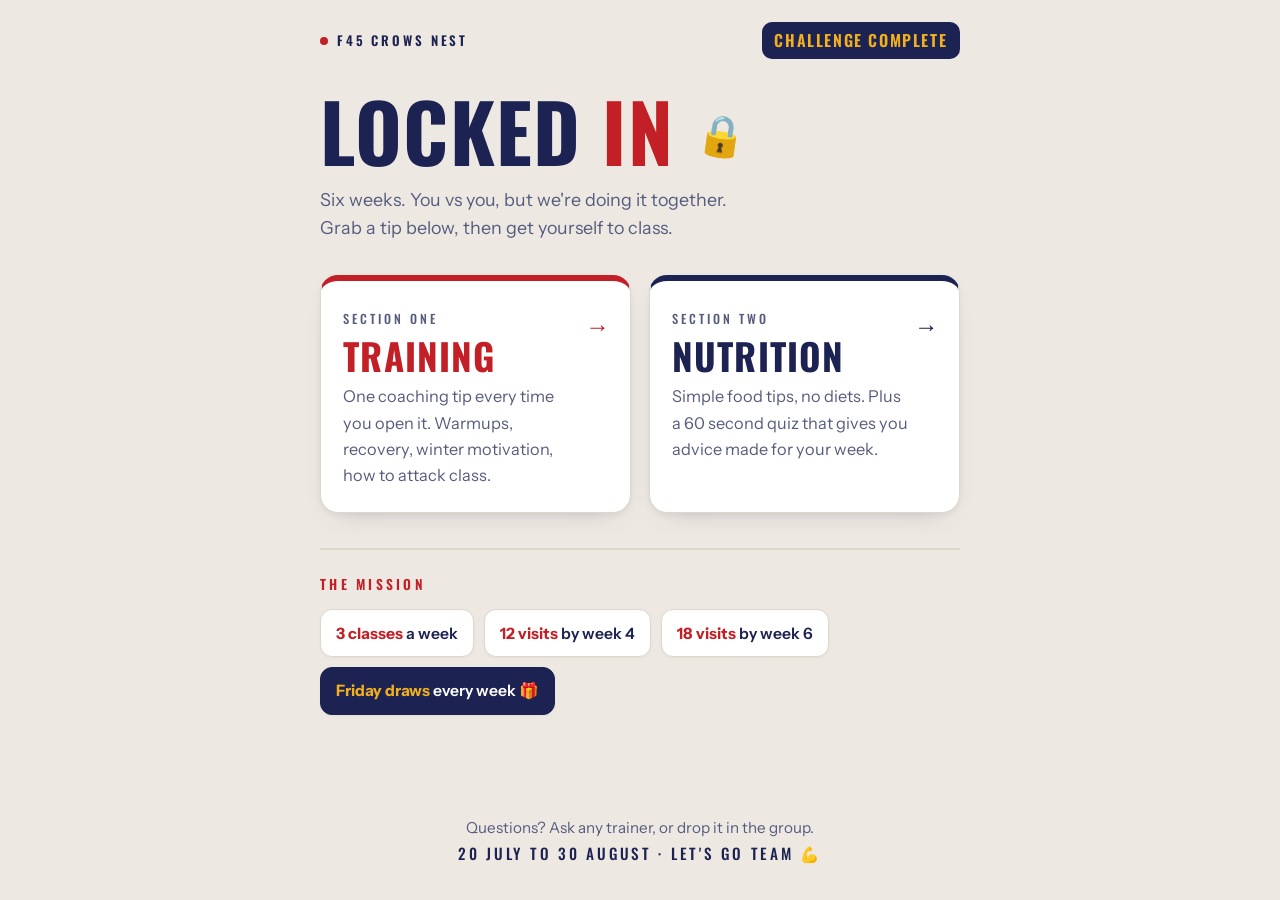
<file: index.html>
<!DOCTYPE html>
<html lang="en">
<head>
  <meta charset="UTF-8">
  <meta name="viewport" content="width=device-width, initial-scale=1.0">
  <title>Locked In | F45 Crows Nest</title>
  <link rel="icon" href="data:image/svg+xml,%3Csvg xmlns='http://www.w3.org/2000/svg' viewBox='0 0 100 100'%3E%3Ctext y='.9em' font-size='90'%3E%F0%9F%94%92%3C/text%3E%3C/svg%3E">
  <link rel="preconnect" href="https://fonts.googleapis.com">
  <link rel="preconnect" href="https://fonts.gstatic.com" crossorigin>
  <link href="https://fonts.googleapis.com/css2?family=Oswald:wght@500;600;700&family=Instrument+Sans:wght@500;600;700&display=swap" rel="stylesheet">
  <link rel="stylesheet" href="style.css">
</head>
<body>
  <div class="shell">
    <div class="topbar">
      <span class="kicker"><span class="dot"></span> F45 Crows Nest</span>
      <span class="week-badge" id="week-badge">WINTER 2026</span>
    </div>

    <header class="hero">
      <h1>Locked <span class="red-word">In</span> <span class="lock">🔒</span></h1>
      <p class="sub">Six weeks. You vs you, but we're doing it together. Grab a tip below, then get yourself to class.</p>
    </header>

    <main class="tiles">
      <a class="tile tile-training" href="training.html">
        <span class="tile-eyebrow">Section one</span>
        <h2>Training</h2>
        <p>One coaching tip every time you open it. Warmups, recovery, winter motivation, how to attack class.</p>
        <span class="go">&rarr;</span>
      </a>

      <a class="tile tile-nutrition" href="nutrition.html">
        <span class="tile-eyebrow">Section two</span>
        <h2>Nutrition</h2>
        <p>Simple food tips, no diets. Plus a 60 second quiz that gives you advice made for your week.</p>
        <span class="go">&rarr;</span>
      </a>
    </main>

    <section class="mission">
      <p class="mission-title">The mission</p>
      <div class="chips">
        <div class="chip"><b>3 classes</b> a week</div>
        <div class="chip"><b>12 visits</b> by week 4</div>
        <div class="chip"><b>18 visits</b> by week 6</div>
        <div class="chip gold"><b>Friday draws</b> every week 🎁</div>
      </div>
    </section>
  </div>

  <footer class="site-foot">
    <p>Questions? Ask any trainer, or drop it in the group.</p>
    <p class="lock-line">20 JULY TO 30 AUGUST · LET'S GO TEAM 💪</p>
  </footer>

  <script src="app.js"></script>
  <script>renderWeekBadge();</script>
</body>
</html>
</file>
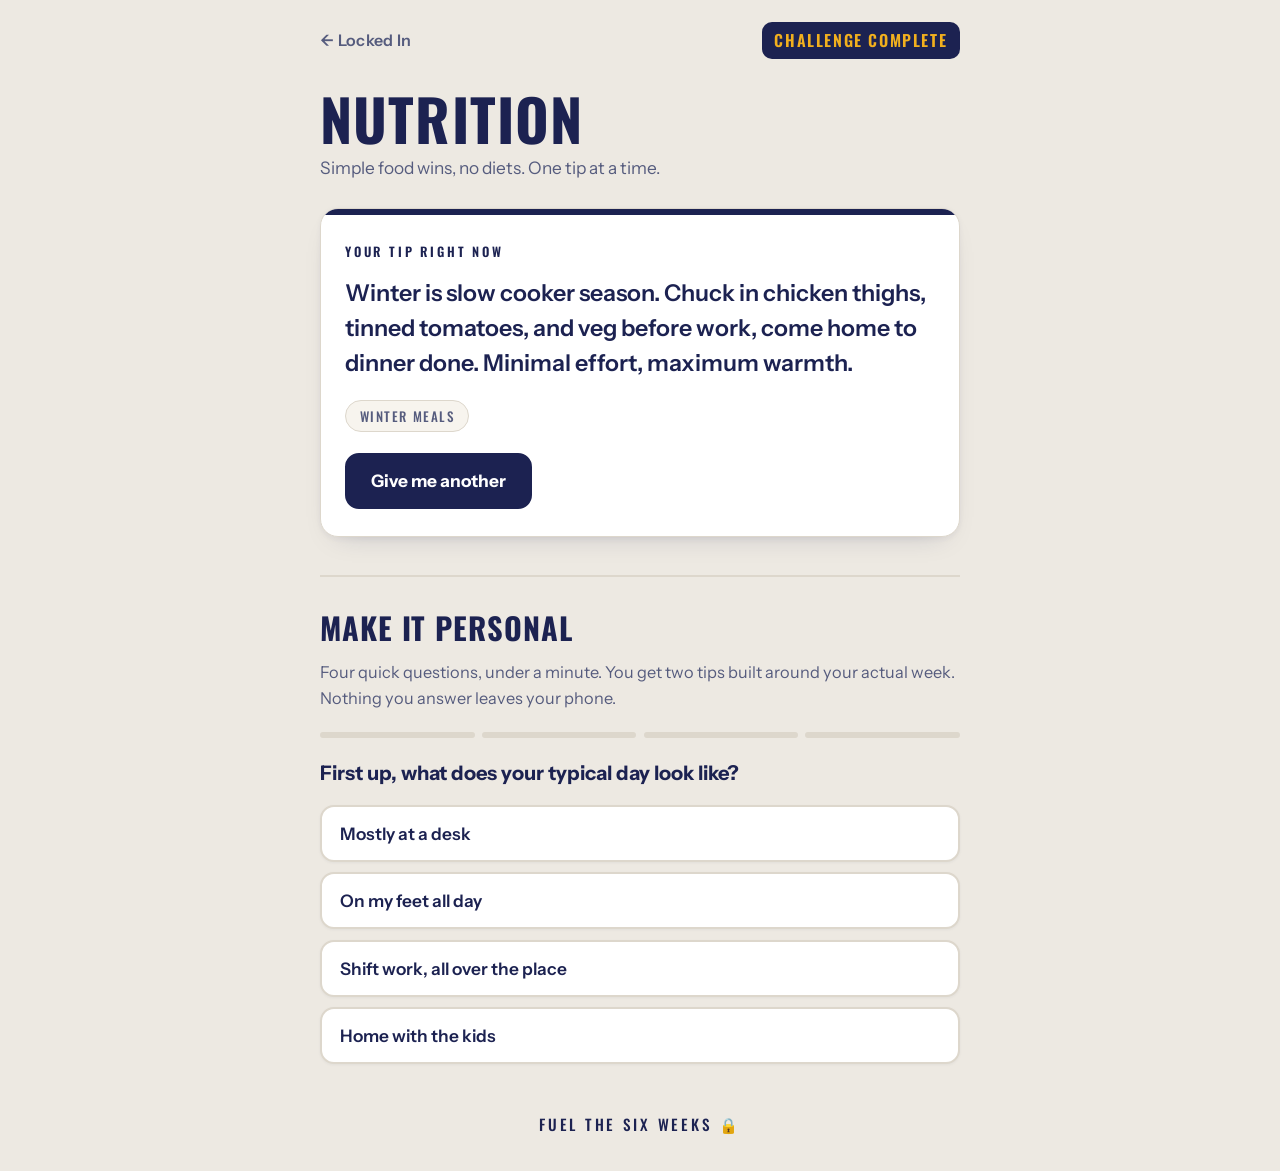
<file: nutrition.html>
<!DOCTYPE html>
<html lang="en">
<head>
  <meta charset="UTF-8">
  <meta name="viewport" content="width=device-width, initial-scale=1.0">
  <title>Nutrition | Locked In</title>
  <link rel="icon" href="data:image/svg+xml,%3Csvg xmlns='http://www.w3.org/2000/svg' viewBox='0 0 100 100'%3E%3Ctext y='.9em' font-size='90'%3E%F0%9F%94%92%3C/text%3E%3C/svg%3E">
  <link rel="preconnect" href="https://fonts.googleapis.com">
  <link rel="preconnect" href="https://fonts.gstatic.com" crossorigin>
  <link href="https://fonts.googleapis.com/css2?family=Oswald:wght@500;600;700&family=Instrument+Sans:wght@500;600;700&display=swap" rel="stylesheet">
  <link rel="stylesheet" href="style.css">
</head>
<body>
  <div class="shell">
    <div class="topbar">
      <a class="back-link" href="index.html">&larr; Locked In</a>
      <span class="week-badge" id="week-badge">WINTER 2026</span>
    </div>

    <h1 class="page-title brand-navy">Nutrition</h1>
    <p class="page-sub">Simple food wins, no diets. One tip at a time.</p>

    <noscript><p class="noscript-note">Your browser has JavaScript switched off, so the tips can't load. Turn it on and refresh, or ask a trainer for a hand.</p></noscript>

    <div class="tip-card navy-card" id="tip-card">
      <span class="tip-label">Your tip right now</span>
      <p class="tip-text" id="tip-text"></p>
      <span class="tip-cat" id="tip-cat"></span>
      <div class="tip-actions">
        <button class="btn btn-navy" id="another-btn" type="button">Give me another</button>
      </div>
    </div>

    <section class="quiz-block" id="quiz-block">
      <h2 class="quiz-heading">Make it personal</h2>
      <p class="quiz-sub">Four quick questions, under a minute. You get two tips built around your actual week. Nothing you answer leaves your phone.</p>

      <div id="quiz-area"></div>
    </section>
  </div>

  <footer class="site-foot">
    <p class="lock-line">FUEL THE SIX WEEKS 🔒</p>
  </footer>

  <script src="content.js"></script>
  <script src="app.js"></script>
  <script>
    renderWeekBadge();
    initTipPage(NUTRITION_TIPS, 'lockedin-nutrition-deck');
    initQuiz();
  </script>
</body>
</html>
</file>
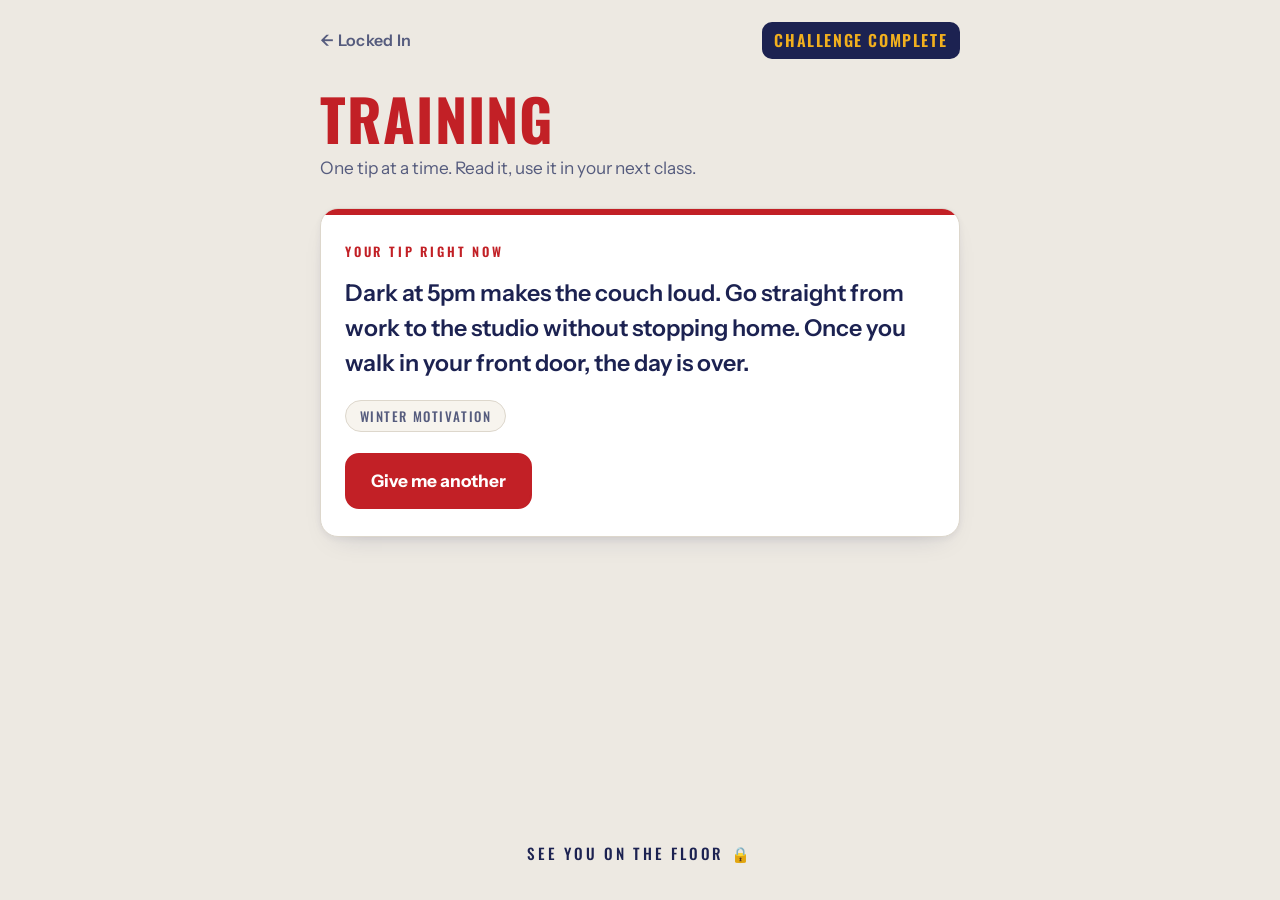
<file: training.html>
<!DOCTYPE html>
<html lang="en">
<head>
  <meta charset="UTF-8">
  <meta name="viewport" content="width=device-width, initial-scale=1.0">
  <title>Training | Locked In</title>
  <link rel="icon" href="data:image/svg+xml,%3Csvg xmlns='http://www.w3.org/2000/svg' viewBox='0 0 100 100'%3E%3Ctext y='.9em' font-size='90'%3E%F0%9F%94%92%3C/text%3E%3C/svg%3E">
  <link rel="preconnect" href="https://fonts.googleapis.com">
  <link rel="preconnect" href="https://fonts.gstatic.com" crossorigin>
  <link href="https://fonts.googleapis.com/css2?family=Oswald:wght@500;600;700&family=Instrument+Sans:wght@500;600;700&display=swap" rel="stylesheet">
  <link rel="stylesheet" href="style.css">
</head>
<body>
  <div class="shell">
    <div class="topbar">
      <a class="back-link" href="index.html">&larr; Locked In</a>
      <span class="week-badge" id="week-badge">WINTER 2026</span>
    </div>

    <h1 class="page-title brand-red">Training</h1>
    <p class="page-sub">One tip at a time. Read it, use it in your next class.</p>

    <noscript><p class="noscript-note">Your browser has JavaScript switched off, so the tips can't load. Turn it on and refresh, or ask a trainer for a hand.</p></noscript>

    <div class="tip-card" id="tip-card">
      <span class="tip-label">Your tip right now</span>
      <p class="tip-text" id="tip-text"></p>
      <span class="tip-cat" id="tip-cat"></span>
      <div class="tip-actions">
        <button class="btn btn-red" id="another-btn" type="button">Give me another</button>
      </div>
    </div>
  </div>

  <footer class="site-foot">
    <p class="lock-line">SEE YOU ON THE FLOOR 🔒</p>
  </footer>

  <script src="content.js"></script>
  <script src="app.js"></script>
  <script>
    renderWeekBadge();
    initTipPage(FITNESS_TIPS, 'lockedin-fitness-deck');
  </script>
</body>
</html>
</file>
<file: style.css>
/* ============================================================
   LOCKED IN · F45 Crows Nest · winter member hub
   Campaign poster theme: warm ivory, navy ink, brick red, gold.
   Tuned for easy reading: big type, high contrast, soft cards.
   ============================================================ */

:root {
  --bg: #EDE9E2;
  --card: #FFFFFF;
  --card-soft: #F7F4EE;
  --line: #DDD7CC;
  --ink: #1C2251;
  --muted: #565C7E;
  --red: #C22026;
  --red-soft: rgba(194, 32, 38, 0.08);
  --navy: #1C2251;
  --navy-soft: rgba(28, 34, 81, 0.07);
  --gold: #F2B01E;
  --radius: 18px;
  --shadow: 0 2px 6px rgba(28, 34, 81, 0.06), 0 12px 28px -18px rgba(28, 34, 81, 0.25);
  --display: "Oswald", "Arial Narrow", sans-serif;
  --body: "Instrument Sans", -apple-system, "Segoe UI", sans-serif;
}

* { box-sizing: border-box; margin: 0; padding: 0; }

html { -webkit-text-size-adjust: 100%; }

body {
  font-family: var(--body);
  font-size: 1.06rem; /* ~17px base, easy on older eyes */
  background: var(--bg);
  color: var(--ink);
  line-height: 1.6;
  min-height: 100vh;
  min-height: 100dvh;
  display: flex;
  flex-direction: column;
  -webkit-font-smoothing: antialiased;
}

.shell {
  position: relative;
  width: 100%;
  max-width: 680px;
  margin: 0 auto;
  padding: 1.4rem 1.25rem 3rem;
  flex: 1;
  display: flex;
  flex-direction: column;
}

/* ---------- header ---------- */

.topbar {
  display: flex;
  align-items: center;
  justify-content: space-between;
  flex-wrap: wrap; /* badge drops to its own line on small phones instead of overflowing */
  gap: 0.6rem 0.75rem;
  margin-bottom: 1.9rem;
}

@media (max-width: 380px) {
  .kicker { letter-spacing: 0.12em; font-size: 0.78rem; }
  .week-badge { font-size: 0.9rem; }
}

.kicker {
  display: inline-flex;
  align-items: center;
  gap: 0.55rem;
  font-family: var(--display);
  font-size: 0.82rem;
  font-weight: 600;
  letter-spacing: 0.22em;
  text-transform: uppercase;
  color: var(--navy);
  white-space: nowrap;
}

.kicker .dot {
  width: 8px;
  height: 8px;
  border-radius: 50%;
  background: var(--red);
}

.week-badge {
  font-family: var(--display);
  font-weight: 600;
  font-size: 1rem;
  letter-spacing: 0.1em;
  color: var(--gold);
  background: var(--navy);
  border-radius: 10px;
  padding: 0.35rem 0.8rem;
  white-space: nowrap;
}

.back-link {
  display: inline-block;
  color: var(--muted);
  text-decoration: none;
  font-size: 1rem;
  font-weight: 600;
  letter-spacing: 0.02em;
  /* padding grows the tap target to 44px+ without moving the layout */
  padding: 0.6rem 0.7rem;
  margin: -0.6rem -0.7rem;
}
.back-link:hover { color: var(--red); }

/* ---------- hero (landing) ---------- */

.hero { margin-bottom: 2rem; }

.hero h1 {
  font-family: var(--display);
  font-weight: 700;
  font-size: clamp(3.2rem, 15vw, 5rem);
  line-height: 1;
  letter-spacing: 0.015em;
  text-transform: uppercase;
  color: var(--navy);
}

.hero h1 .red-word { color: var(--red); }

.hero .lock {
  display: inline-block;
  font-size: 0.5em;
  transform: rotate(8deg) translateY(-0.4em);
}

.hero .sub {
  margin-top: 1rem;
  color: var(--muted);
  font-size: 1.12rem;
  max-width: 30rem;
  text-wrap: balance;
}

/* ---------- section tiles (landing) ---------- */

.tiles {
  display: grid;
  gap: 1.1rem;
  margin-bottom: 2.2rem;
}

.tile {
  position: relative;
  display: block;
  text-decoration: none;
  color: var(--ink);
  background: var(--card);
  border: 1px solid var(--line);
  border-top: 6px solid var(--line);
  border-radius: var(--radius);
  padding: 1.5rem 1.4rem 1.5rem;
  box-shadow: var(--shadow);
  transition: transform 0.15s ease, box-shadow 0.15s ease;
}

.tile:active { transform: scale(0.985); }
.tile:hover { box-shadow: 0 4px 10px rgba(28, 34, 81, 0.1), 0 16px 32px -16px rgba(28, 34, 81, 0.3); }

.tile-training { border-top-color: var(--red); }
.tile-nutrition { border-top-color: var(--navy); }

.tile .tile-eyebrow {
  font-family: var(--display);
  font-size: 0.78rem;
  font-weight: 500;
  letter-spacing: 0.24em;
  text-transform: uppercase;
  color: var(--muted);
}

.tile h2 {
  font-family: var(--display);
  font-weight: 700;
  font-size: 2.3rem;
  letter-spacing: 0.03em;
  text-transform: uppercase;
  line-height: 1.05;
  margin: 0.3rem 0 0.5rem;
  padding-right: 2.4rem; /* keep clear of the corner arrow */
}

.tile-training h2 { color: var(--red); }
.tile-nutrition h2 { color: var(--navy); }

.tile p { color: var(--muted); font-size: 1.02rem; max-width: 26rem; padding-right: 1.5rem; }

.noscript-note {
  background: var(--card);
  border: 2px solid var(--red);
  border-radius: 14px;
  padding: 1rem 1.2rem;
  font-weight: 600;
  margin-bottom: 1.2rem;
}

.tile .go {
  position: absolute;
  right: 1.3rem;
  top: 1.5rem;
  font-family: var(--display);
  font-weight: 700;
  font-size: 1.5rem;
}
.tile-training .go { color: var(--red); }
.tile-nutrition .go { color: var(--navy); }

/* ---------- mission strip (landing) ---------- */

.mission {
  border-top: 2px solid var(--line);
  padding-top: 1.5rem;
}

.mission-title {
  font-family: var(--display);
  font-size: 0.85rem;
  font-weight: 600;
  letter-spacing: 0.24em;
  text-transform: uppercase;
  color: var(--red);
  margin-bottom: 0.85rem;
}

.chips { display: flex; flex-wrap: wrap; gap: 0.6rem; }

.chip {
  background: var(--card);
  border: 1px solid var(--line);
  border-radius: 12px;
  padding: 0.65rem 0.95rem;
  font-size: 0.98rem;
  font-weight: 600;
  color: var(--ink);
  box-shadow: 0 1px 3px rgba(28, 34, 81, 0.05);
}
.chip b { color: var(--red); font-weight: 800; }
.chip.gold { background: var(--navy); color: #fff; border-color: var(--navy); }
.chip.gold b { color: var(--gold); }

/* ---------- tip card (training + nutrition) ---------- */

.page-title {
  font-family: var(--display);
  font-weight: 700;
  font-size: clamp(2.6rem, 12vw, 3.6rem);
  line-height: 1;
  text-transform: uppercase;
  letter-spacing: 0.02em;
  margin-bottom: 0.4rem;
}
.page-title.brand-red { color: var(--red); }
.page-title.brand-navy { color: var(--navy); }

.page-sub { color: var(--muted); font-size: 1.08rem; margin-bottom: 1.7rem; }

.tip-card {
  position: relative;
  background: var(--card);
  border: 1px solid var(--line);
  border-radius: var(--radius);
  padding: 1.8rem 1.5rem 1.7rem;
  overflow: hidden;
  box-shadow: var(--shadow);
}

.tip-card.reveal { animation: card-in 0.45s ease both; }

.tip-card::before {
  content: "";
  position: absolute;
  top: 0;
  left: 0;
  right: 0;
  height: 6px;
  background: var(--red);
}
.tip-card.navy-card::before { background: var(--navy); }

@keyframes card-in {
  from { opacity: 0; transform: translateY(14px); }
  to { opacity: 1; transform: none; }
}

.tip-label {
  display: inline-block;
  font-family: var(--display);
  font-size: 0.8rem;
  font-weight: 600;
  letter-spacing: 0.22em;
  text-transform: uppercase;
  color: var(--red);
  margin-bottom: 0.85rem;
}
.navy-card .tip-label { color: var(--navy); }

.tip-text {
  font-size: 1.45rem; /* the star of the page, big and clear */
  font-weight: 600;
  line-height: 1.5;
  color: var(--ink);
  text-wrap: pretty;
}

.tip-cat {
  display: inline-block;
  margin-top: 1.2rem;
  font-family: var(--display);
  font-size: 0.82rem;
  font-weight: 500;
  letter-spacing: 0.12em;
  text-transform: uppercase;
  color: var(--muted);
  background: var(--card-soft);
  border: 1px solid var(--line);
  border-radius: 999px;
  padding: 0.3rem 0.85rem;
}

.tip-actions { margin-top: 1.3rem; display: flex; gap: 0.7rem; }

.btn {
  font-family: var(--body);
  font-size: 1.08rem;
  font-weight: 700;
  border-radius: 14px;
  padding: 0.95rem 1.5rem;
  min-height: 48px; /* comfy tap target */
  cursor: pointer;
  border: 2px solid var(--line);
  background: var(--card);
  color: var(--ink);
  transition: transform 0.12s ease, filter 0.15s ease, border-color 0.15s ease;
}
.btn:active { transform: scale(0.97); }
.btn:focus-visible { outline: 3px solid var(--gold); outline-offset: 2px; }

.btn-red { background: var(--red); border-color: var(--red); color: #fff; }
.btn-red:hover { filter: brightness(1.08); }
.btn-navy { background: var(--navy); border-color: var(--navy); color: #fff; }
.btn-navy:hover { filter: brightness(1.15); }
.btn-ghost:hover { border-color: var(--muted); }

/* ---------- quiz (nutrition) ---------- */

.quiz-block {
  margin-top: 2.4rem;
  border-top: 2px solid var(--line);
  padding-top: 1.7rem;
}

.quiz-heading {
  font-family: var(--display);
  font-weight: 700;
  font-size: 1.9rem;
  text-transform: uppercase;
  letter-spacing: 0.03em;
  color: var(--navy);
  margin-bottom: 0.35rem;
}

.quiz-sub { color: var(--muted); font-size: 1.02rem; margin-bottom: 1.3rem; }

.quiz-progress {
  display: flex;
  gap: 0.45rem;
  margin-bottom: 1.2rem;
}
.quiz-progress span {
  flex: 1;
  height: 6px;
  border-radius: 3px;
  background: var(--line);
  transition: background 0.2s ease;
}
.quiz-progress span.done { background: var(--red); }

.quiz-q {
  font-size: 1.25rem;
  font-weight: 700;
  color: var(--ink);
  margin-bottom: 1rem;
  text-wrap: balance;
}

.quiz-options { display: grid; gap: 0.65rem; }

.quiz-opt {
  text-align: left;
  font-family: var(--body);
  font-size: 1.08rem;
  font-weight: 600;
  color: var(--ink);
  background: var(--card);
  border: 2px solid var(--line);
  border-radius: 14px;
  padding: 1rem 1.1rem;
  min-height: 52px;
  cursor: pointer;
  box-shadow: 0 1px 3px rgba(28, 34, 81, 0.05);
  transition: border-color 0.12s ease, transform 0.12s ease;
}
.quiz-opt:hover { border-color: var(--red); }
.quiz-opt:active { transform: scale(0.98); }
.quiz-opt:focus-visible { outline: 3px solid var(--gold); outline-offset: 2px; }

.personal-tips { display: grid; gap: 0.9rem; }

.personal-tip {
  background: var(--card);
  border: 1px solid var(--line);
  border-left: 6px solid var(--red);
  border-radius: 14px;
  padding: 1.15rem 1.2rem;
  font-size: 1.15rem;
  font-weight: 500;
  line-height: 1.55;
  color: var(--ink);
  box-shadow: 0 1px 3px rgba(28, 34, 81, 0.05);
  animation: card-in 0.4s ease both;
}
.personal-tip + .personal-tip { animation-delay: 0.12s; border-left-color: var(--navy); }

.quiz-redo { margin-top: 1.1rem; }

/* ---------- footer ---------- */

.site-foot {
  text-align: center;
  color: var(--muted);
  font-size: 0.95rem;
  padding: 0 1.25rem 2.2rem;
}
.site-foot .lock-line {
  font-family: var(--display);
  font-weight: 500;
  letter-spacing: 0.18em;
  color: var(--navy);
}

@media (min-width: 560px) {
  .tiles { grid-template-columns: 1fr 1fr; }
  .tile { min-height: 190px; }
}

@media (prefers-reduced-motion: reduce) {
  .tip-card.reveal, .personal-tip { animation: none; }
  .btn:active, .tile:active, .quiz-opt:active { transform: none; }
}
</file>
